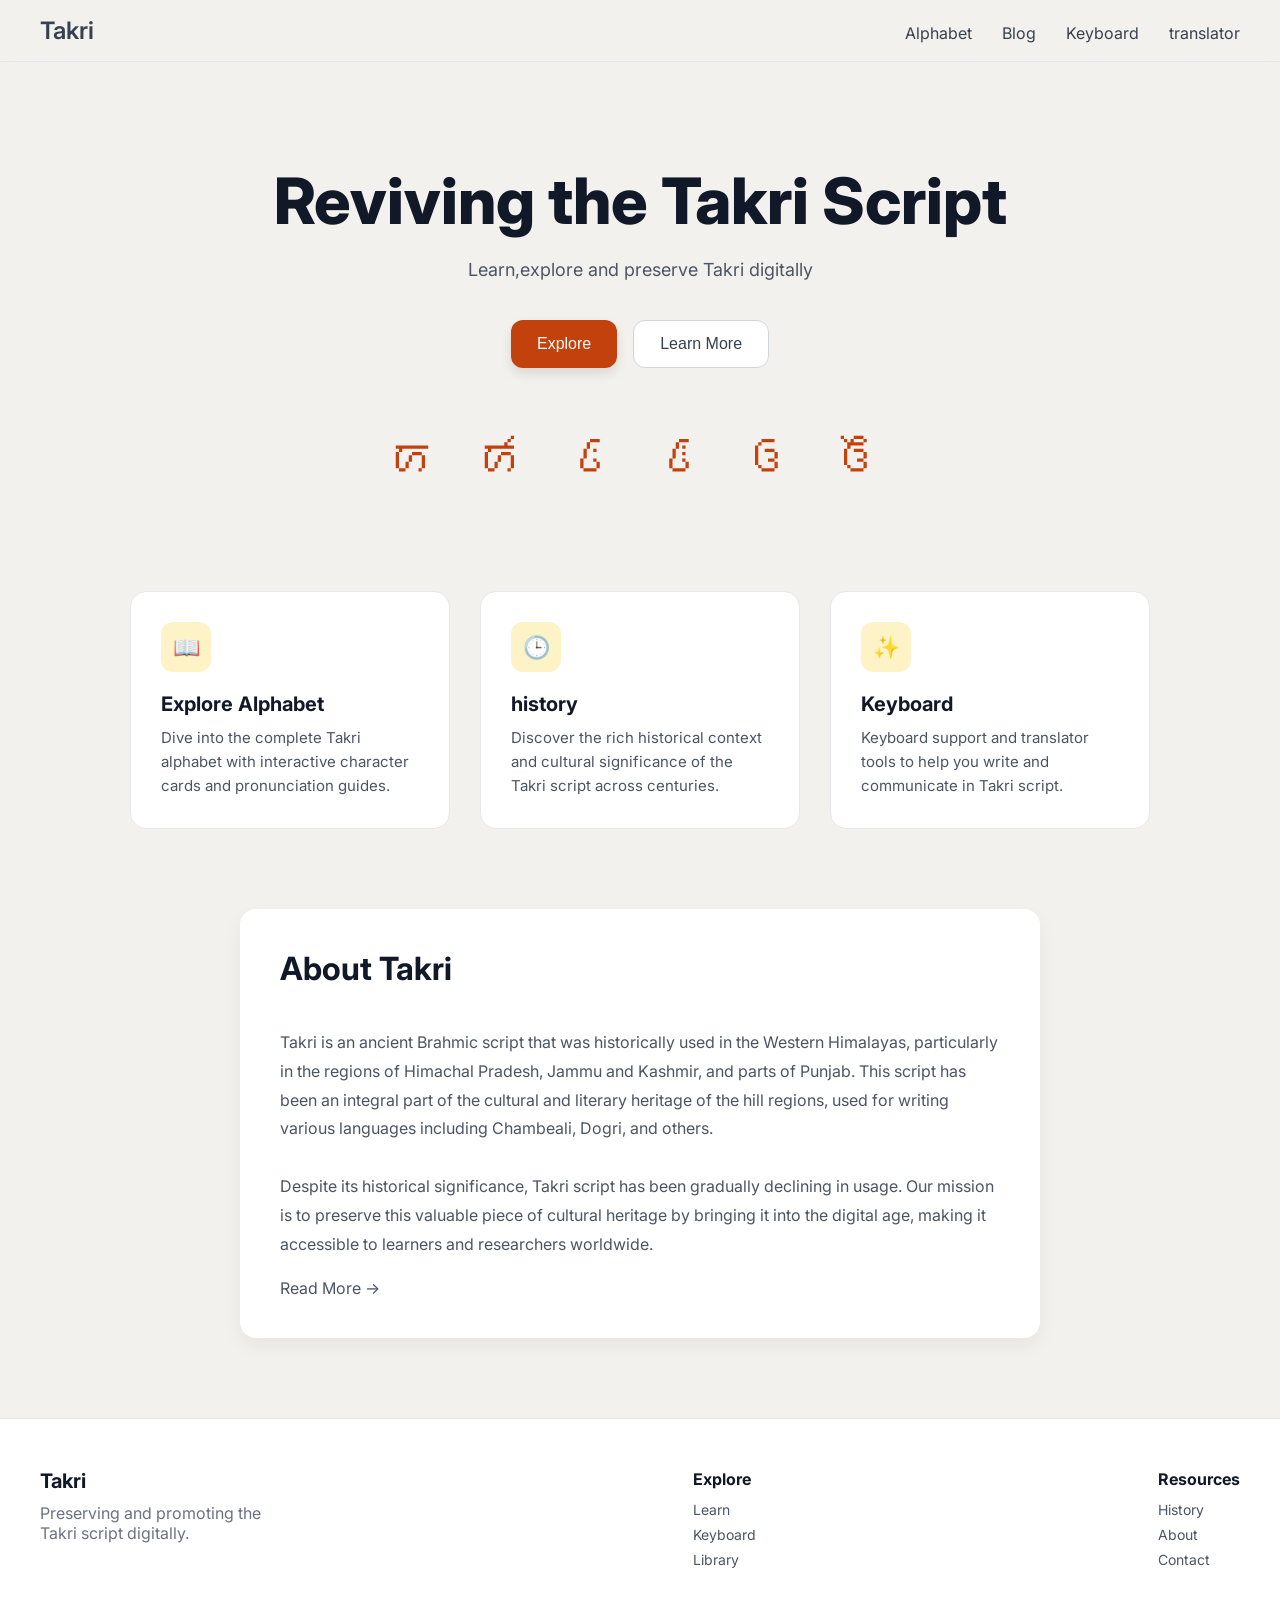
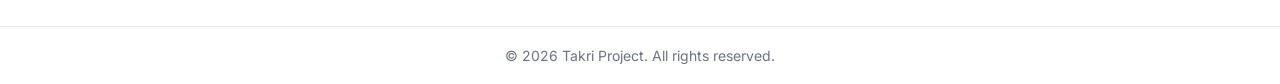
<file: index.html>
<!DOCTYPE html>
<html lang="en">
<head>
    <meta charset="UTF-8">
    <meta name="viewport" content="width=device-width, initial-scale=1.0">
    <title>Takri</title>
    <link href="https://fonts.googleapis.com/css2?family=Inter:wght@400;600;800&display=swap" rel="stylesheet">
    <link rel="stylesheet" href="css/style.css">
    <link href="https://fonts.googleapis.com/css2?family=Noto+Sans+Takri&display=swap" rel="stylesheet">
</head>
<body>
    <!--Navbar-->
<header class="navbar">
    <div class="takri-homeback"><a href="index.html">Takri</a></div>
    <nav>
        <a href="pages/alphabet.html">Alphabet</a>
        <a href="/pages/blog.html">Blog</a>
        <a href="/pages/keyboard.html">Keyboard</a>
        <a href="/pages/translator.html">translator</a>
    </nav>
</header>
    
     <!--Section Hero-->
     <section class="hero-index">
        <h1>Reviving the Takri Script</h1>
        <p>Learn,explore and preserve Takri digitally</p>
        <div class="buttons-hero">
            <button onclick="window.location.href='pages/blog.html'"class="btn-primary">Explore</button>
            <button class="btn-secondary">Learn More</button>
        </div>

        <div class="text-takri-hero">𑚀 𑚁 𑚂 𑚃 𑚄 𑚅 </div>
     </section>
     <!--Feature-->
     <section class="feature">
        <a href="pages/alphabet.html">
            <div class="card-index">
                <div class="icon-card-index">📖</div>
                <h3>Explore Alphabet</h3>
                <p>Dive into the complete Takri alphabet with interactive character cards and pronunciation guides.</p>
            </div>
        </a>

        <a href="history.html">
            <div class="card-index">
            <div class="icon-card-index">🕒</div>
                <h3>history</h3>
                <p>Discover the rich historical context and cultural significance of the Takri script across centuries.</p>
            </div>
        </a>

        <a href="Keyboard.html">
            <div class="card-index">
            <div class="icon-card-index">✨</div>
                <h3>Keyboard</h3>
                <p>Keyboard support and translator tools to help you write and communicate in Takri script.</p>
            </div>
        </a>
     </section>

     <!--About-->
     <section class="about-index">
        <h2>About Takri</h2>
        <p>Takri is an ancient Brahmic script that was historically used in the Western Himalayas, particularly in the regions of Himachal Pradesh, Jammu and Kashmir, and parts of Punjab. This script has been an integral part of the cultural and literary heritage of the hill regions, used for writing various languages including Chambeali, Dogri, and others.
           <br><br>
           Despite its historical significance, Takri script has been gradually declining in usage. Our mission is to preserve this valuable piece of cultural heritage by bringing it into the digital age, making it accessible to learners and researchers worldwide.
        </p>
        <br>
        <a href="blog.html" class="arrow-index">Read More  →</a>
     </section>

     <!--Footer-->
     <footer class="footer-primary">

        <div class="footer-primary-container">
            <!--Brand(Left)-->
            <div class="footer-primary-container-brand">
                <h3>Takri</h3>
                <p>Preserving and promoting the Takri script digitally.</p>
            </div>
            <!--Links(Center)-->
            <div class="footer-primary-container-links">
                <h4>Explore</h4>
                <a href="/pages/learn.html">Learn</a>
                <a href="/pages/keyboard.html">Keyboard</a>
                <a href="/pages/library.html">Library</a>
            </div>
            <!--Resources(Right)-->
            <div class="footer-primary-container-links">
                <h4>Resources</h4>
                <a href="history.html">History</a>
                <a href="about.html">About</a>
                <a href="#">Contact</a>
            </div>
        </div>
        <div class="footer-primary-container-resources">
            <p>© 2026 Takri Project. All rights reserved.</p>
        </div>
     </footer>
</body>
</html>
</file>
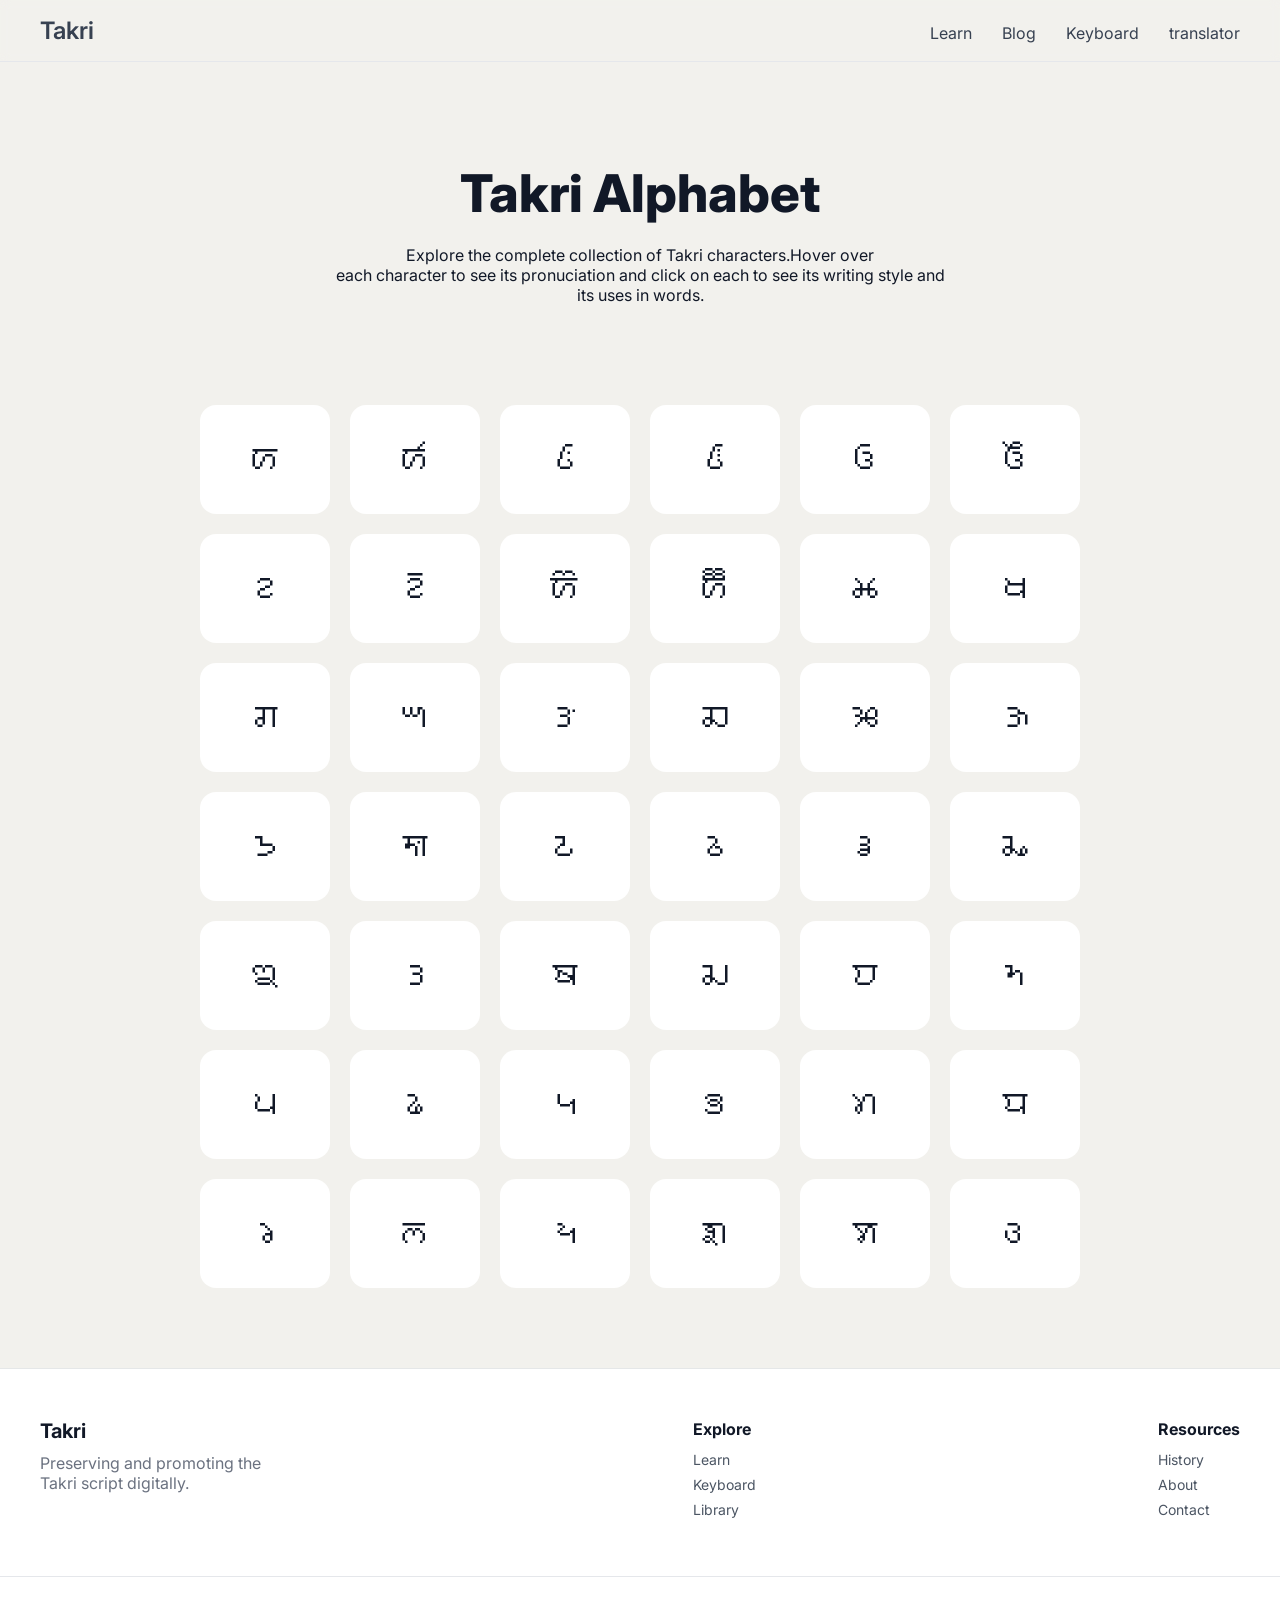
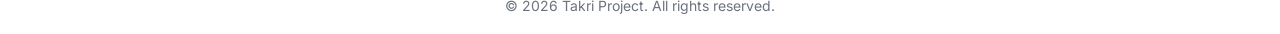
<file: pages/alphabet.html>
<!DOCTYPE html>
<html lang="en">
<head>
    <meta charset="UTF-8">
    <meta name="viewport" content="width=device-width, initial-scale=1.0">
    <title>Alphabet</title>
    <link href="https://fonts.googleapis.com/css2?family=Inter:wght@400;600;800&display=swap" rel="stylesheet">
    <link rel="stylesheet" href="../css/style.css">
    <link href="https://fonts.googleapis.com/css2?family=Noto+Sans+Takri&display=swap" rel="stylesheet">
</head>
<body>

    <header class="navbar">
    <div class="takri-homeback"><a href="index.html">Takri</a></div>
    <nav>
        <a href="/pages/learn.html">Learn</a>
        <a href="/pages/blog.html">Blog</a>
        <a href="/pages/keyboard.html">Keyboard</a>
        <a href="/pages/translator.html">translator</a>
    </nav>
</header>

    <section class="alphabet-hero">
        <h2>Takri Alphabet</h2>
        <p>Explore the complete collection of Takri characters.Hover over <br>each character to see its pronuciation and click on each to see its writing style and <br>its uses in words.</p>
    </section>

    <!--Alphabet-grid-->

    <div class="alphabet-grid">

    <div class="letter" onclick="openLetter('a')">
      𑚀
      <span class="label">a</span>
    </div>

    <div class="letter" onclick="openLetter('ā')">
      𑚁
      <span class="label">ā</span>
    </div>

    <div class="letter" onclick="openLetter('i')">
      𑚂
      <span class="label">i</span>
    </div>
     
     <div class="letter" onclick="openLetter('ī')">
      𑚃
      <span class="label">ī</span>
    </div>

     <div class="letter" onclick="openLetter('u')">
      𑚄
      <span class="label">u</span>
    </div>
    
    <div class="letter" onclick="openLetter('ū')">
      𑚅
      <span class="label" >ū</span>
    </div>

    <div class="letter" onclick="openLetter('e')">
      𑚆
      <span class="label">e</span>
    </div>

     <div class="letter" onclick="openLetter('ai')">
      𑚇
      <span class="label">ai</span>
    </div>

<div class="letter" onclick="openLetter('o')">
      𑚈
      <span class="label">o</span>
    </div>
    <div class="letter" onclick="openLetter('au')">
      𑚉
      <span class="label">au</span>
    </div>
    <div class="letter" onclick="openLetter('ka')">
      𑚊
      <span class="label">ka</span>
    </div>
    <div class="letter" onclick="openLetter('kha')">
      𑚋
      <span class="label">kha</span>
    </div>
    <div class="letter" onclick="openLetter('ga')">
      𑚌
      <span class="label">ga</span>
    </div>
    <div class="letter" onclick="openLetter('gha')">
      𑚍
      <span class="label">gha</span>
    </div>
    <div class="letter" onclick="openLetter('nga')">
      𑚎
      <span class="label">nga</span>
    </div>
    <div class="letter" onclick="openLetter('ca')">
      𑚏
      <span class="label">ca</span>
    </div>
    <div class="letter" onclick="openLetter('cha')">
      𑚐
      <span class="label">cha</span>
    </div>
    <div class="letter" onclick="openLetter('ja')">
      𑚑
      <span class="label">ja</span>
    </div>


<div class="letter" onclick="openLetter('jha')">
      𑚒
      <span class="label">jha</span>
    </div>
    <div class="letter" onclick="openLetter('nya')">
      𑚓
      <span class="label">nya</span>
    </div>
    <div class="letter" onclick="openLetter('tta')">
      𑚔
      <span class="label">tta</span>
    </div>
    <div class="letter" onclick="openLetter('ttha')">
      𑚕
      <span class="label">ttha</span>
    </div>
    <div class="letter" onclick="openLetter('dda')">
      𑚖
      <span class="label">dda</span>
    </div>
    <div class="letter" onclick="openLetter('ddha')">
      𑚗
      <span class="label">ddha</span>
    </div>
    <div class="letter" onclick="openLetter('nna')">
      𑚘
      <span class="label">nna</span>
    </div>
    <div class="letter" onclick="openLetter('ta')">
      𑚙
      <span class="label">ta</span>
    </div>
    <div class="letter" onclick="openLetter('tha')">
      𑚚
      <span class="label">tha</span>
    </div>
    <div class="letter" onclick="openLetter('da')">
      𑚛
      <span class="label">da</span>
    </div>
    <div class="letter" onclick="openLetter('dha')">
      𑚜
      <span class="label">dha</span>
    </div>
    <div class="letter" onclick="openLetter('na')">
      𑚝
      <span class="label">na</span>
    </div>
    <div class="letter" onclick="openLetter('pa')">
      𑚞
      <span class="label">pa</span>
    </div>
    <div class="letter" onclick="openLetter('pha')">
      𑚟
      <span class="label">pha</span>
    </div>
    <div class="letter" onclick="openLetter('ba')">
      𑚠
      <span class="label">ba</span>
    </div>
    <div class="letter" onclick="openLetter('bha')">
      𑚡
      <span class="label">bha</span>
    </div>
    <div class="letter" onclick="openLetter('ma')">
      𑚢
      <span class="label">ma</span>
    </div>
    <div class="letter" onclick="openLetter('ya')">
      𑚣
      <span class="label">ya</span>
    </div>
    <div class="letter" onclick="openLetter('ra')">
      𑚤
      <span class="label">ra</span>
    </div>

    <div class="letter" onclick="openLetter('la')">
      𑚥
      <span class="label">la</span>
    </div>
    <div class="letter" onclick="openLetter('va')">
      𑚦
      <span class="label">va</span>
    </div>
    <div class="letter" onclick="openLetter('sha')">
      𑚧
      <span class="label">sha</span>
    </div>
    <div class="letter" onclick="openLetter('sa')">
      𑚨
      <span class="label">sa</span>
    </div>
    <div class="letter" onclick="openLetter('ha')">
      𑚩
      <span class="label">ha</span>
    </div>
  </div>
<!--Footer-->
<footer class="footer-primary">

        <div class="footer-primary-container">
            <!--Brand(Left)-->
            <div class="footer-primary-container-brand">
                <h3>Takri</h3>
                <p>Preserving and promoting the Takri script digitally.</p>
            </div>
            <!--Links(Center)-->
            <div class="footer-primary-container-links">
                <h4>Explore</h4>
                <a href="/pages/learn.html">Learn</a>
                <a href="/pages/keyboard.html">Keyboard</a>
                <a href="/pages/library.html">Library</a>
            </div>
            <!--Resources(Right)-->
            <div class="footer-primary-container-links">
                <h4>Resources</h4>
                <a href="history.html">History</a>
                <a href="about.html">About</a>
                <a href="#">Contact</a>
            </div>
        </div>
        <div class="footer-primary-container-resources">
            <p>© 2026 Takri Project. All rights reserved.</p>
        </div>
     </footer>
  <script>
    function openLetter(id) {
      window.location.href = `letter.html?id=${id}`;
    }
  </script>
  
</body>
</html>
</file>
<file: css/style.css>
*{
  margin: 0;
  padding: 0;
  box-sizing: border-box;
}
body {
    font-family: 'Inter',sans-serif;
    background-color: #F2F1ED;
    color:#111827;
}

/*Navbar*/

.navbar{
  display: flex;
  justify-content: space-between;
  padding: 16px 40px;
  background-color: transparent;
  border-bottom: 1px solid #e5e7eb;
  font-size: 24px;
  position: sticky; top:0;
  backdrop-filter:blur(5px);
}

.takri-homeback{
  font-weight: 600;
  color: #374151;
}

.takri-homeback a{
  text-decoration: none;
  color: #374151;
}

nav a{
  margin-left: 24px;
  font-size: 16px;
  text-decoration: none;
  color: #374151;
  cursor: pointer;
}

nav a:hover{
  color: #C2410C;
}

/*Hero*/
.hero-index{
  text-align: center;
  padding: 100px 20px;
}

.hero-index h1{
  font-size: 64px;
  font-weight: 800;
  justify-content: center;
  margin-bottom: 20px;
  color:#111827;
}

.hero-index p{
  font-size: 18px;
  color: #4b5563;
  margin-bottom: 40px;
}

.buttons-hero{
  display: flex;
  justify-content: center;
  gap: 16px;
  margin-bottom: 60px;
}

button{
  padding: 14px 26px;
  border-radius: 12px;
  font-size: 16px;
  border: none;
  cursor: pointer;
  transition: 0.2s ease;

}

.btn-primary{
  background-color: #C2410C;
  color: white;
  box-shadow: 0 6px 12px rgba(0,0,0,0.1);
}
.btn-primary:hover{
  background-color: #b04808;
}
.btn-secondary{
  background-color: #FFFFFF;
  color: #374151;
   border: 1px solid #D1D5DB;
}
.btn-secondary:hover{
  background-color: #f3f4f6;
  color: #C2410C;
  border-color: #b04808;
}
/*Takri-text-index*/
.text-takri-hero{
  font-size: 52px;
  letter-spacing: 12px;
  color: #C2410C;
}

.feature{
  display: flex;
  justify-content: center;
  gap: 30px;
  pad:80px 40px;
  flex-wrap: wrap;
}

.feature a{
  text-decoration: none;
}

.card-index{
  background-color: #FFFFFF;
  border: 1px solid #e5e7eb;
  border-radius: 16px;
 padding: 30px;
 width:320px;

 box-shadow: 0 80x 20px rgba(0,0,0,0.05);
 transition: 0.25s ease;
}

.card-index h3{
  font-size: 20px;
  color: #111827;
  margin-bottom: 10px;
}

.card-index p{
  color: #4b5563;
  font-size: 15px;
  line-height: 1.6;
}

.card-index:hover{
  transform: translateY(-6px) scale(1.02);
  box-shadow: 0 12px 30px rgba(0,0,0,0.08);
}

.icon-card-index{
  width: 50px;
  height: 50px;
  background: #FEF3C7; 
  color: #C2410C;

  display: flex;
  align-items: center;
  justify-content: center;

  border-radius: 12px;
  font-size: 22px;
  margin-bottom: 20px;
}

/*ABOUT*/

.about-index{
  max-width: 800px;
  background-color: #FFFFFF;
  border-radius: 16px;
  margin: 80px auto;
  padding: 40px;

  border: #e5e7eb;
  border-width: 1px;
  box-shadow: 0 8px 20px rgba(0,0,0,0.05);
}

.about-index h2{
  font-size: 32px;
  color: #111827;
  padding-bottom: 40px;
}

.about-index p{
  line-height: 1.8;
  color: #4b5563;
}

.about-index a{
  text-decoration: none;
  color: #4b5563;
}

.about-index a:hover{
  color: #b04808;
}

/*Footer*/
.footer-primary{
  background: #FFFFFF;
  border-top: 1px solid #e5e7e8;
  margin-top: 80px;
}

.footer-primary-container{
  display: flex;
  justify-content: space-between;
  flex-wrap: wrap;
  padding: 50px 40px;
  gap:40px;
}

.footer-primary-container-brand h3{
  font-size: 20px;
  margin-bottom: 10px;
  color: #111827;
}

.footer-primary-container-brand p{
  color: #6b7280;
  max-width: 250px;
}

.footer-primary-container-links h4{
  font-size: 16px;
  margin-bottom: 12px;
  color: #111827;
}

.footer-primary-container-links a{
  display: block;
  margin-bottom: 8px;
  text-decoration: none;
  color: #4B5563;
  font-size: 14px;
  transition: 0.2s;
}

.footer-primary-container-links a:hover{
  color: #C2410C;
}

.footer-primary-container-resources{
  text-align: center;
  padding: 20px;
  border-top: 1px solid #E5E7EB;
  font-size: 14px;
  color: #6B7280;
}

/*Alphabet*/

.alphabet-hero{
  text-align: center;
  padding:100px 20px;
}

.alphabet-hero h2{
  justify-content: center;
  font-size: 52px;
  font-weight: 800;
  color: #111827;
  margin-bottom: 20px;
}

.alphabet-herop{
  justify-content: center;
  font-size: 18px;
  color: #4B5563;
}

.title{
  margin-top: 40px;
}

.alphabet-grid{
  display: grid;
  grid-template-columns: repeat(auto-fit,minmax(120px, 1fr));
  gap: 20px;
  margin-left: 200px;
  margin-right: 200px;
}

.letter{
  position: static;
  text-align: center;
  background: white;
  padding: 30px;
  border-radius: 16px;
  font-size: 40px;
  cursor: pointer;
  transition: 0.2s;
}

.label{
  position: absolute;
  bottom:10px;
  left: 50%;
  transform: translateX(-50%);
  font-size: 14px;
  color: #374151;
  opacity: 0;
  transition: 0.2s;
}

.letter:hover .label{
  opacity:1;
}

.letter span{
  display:block;
  font-size: 14px;
  color: gray;
}

.letter:hover{
  background: #FEF3C7;
  transform: scale(1,1);
}
</file>
